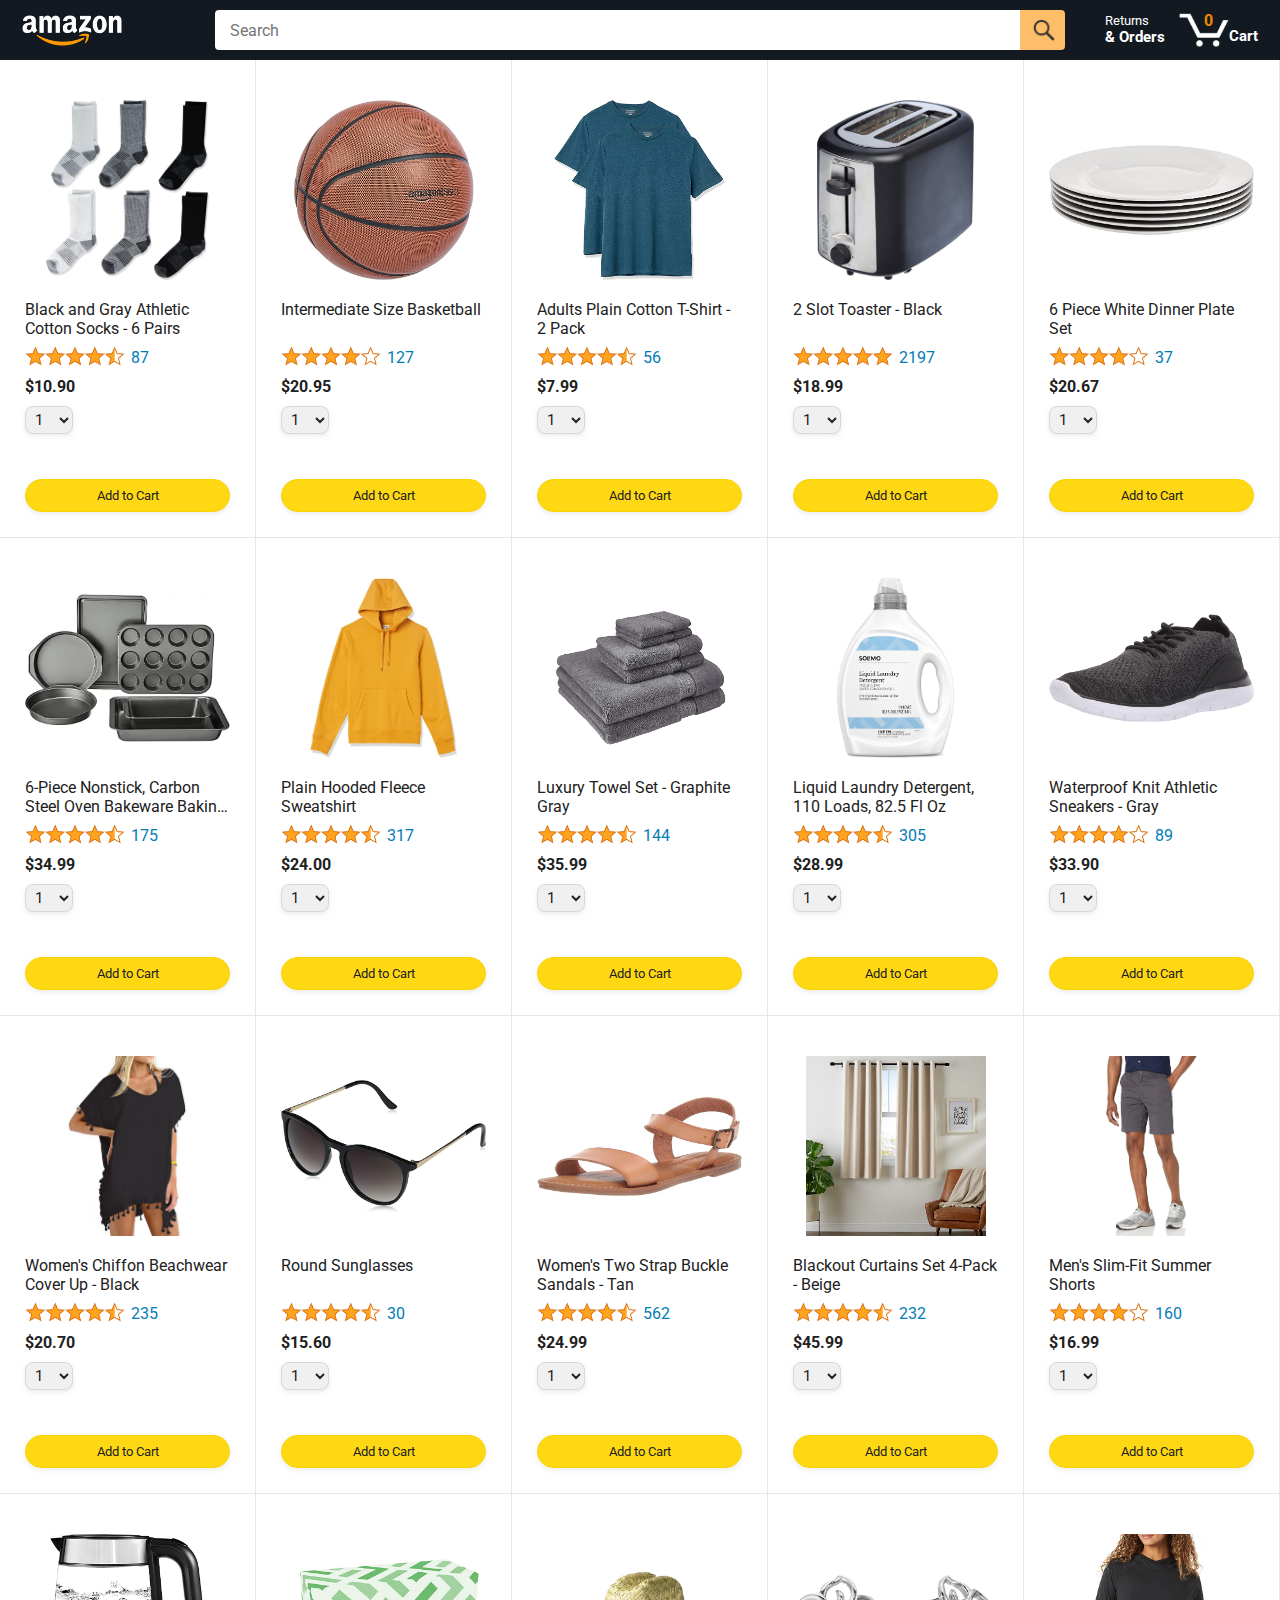
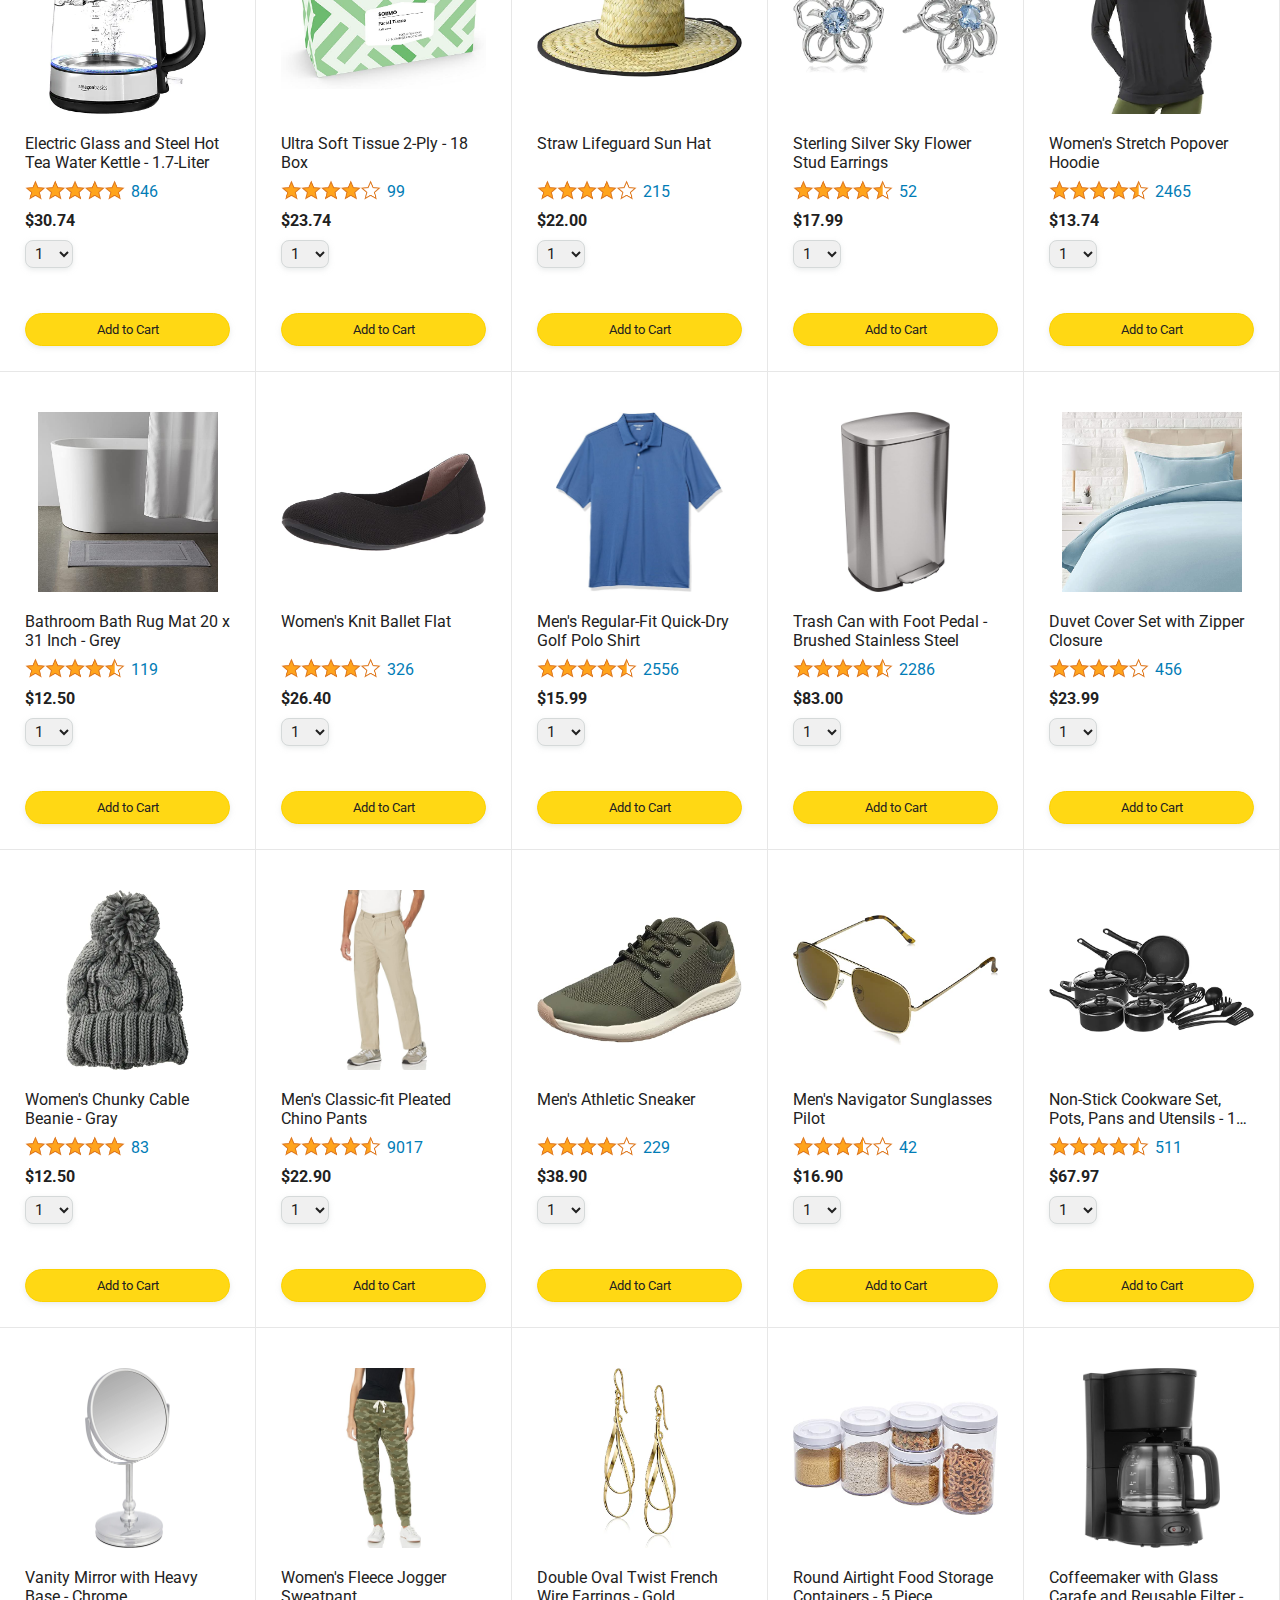
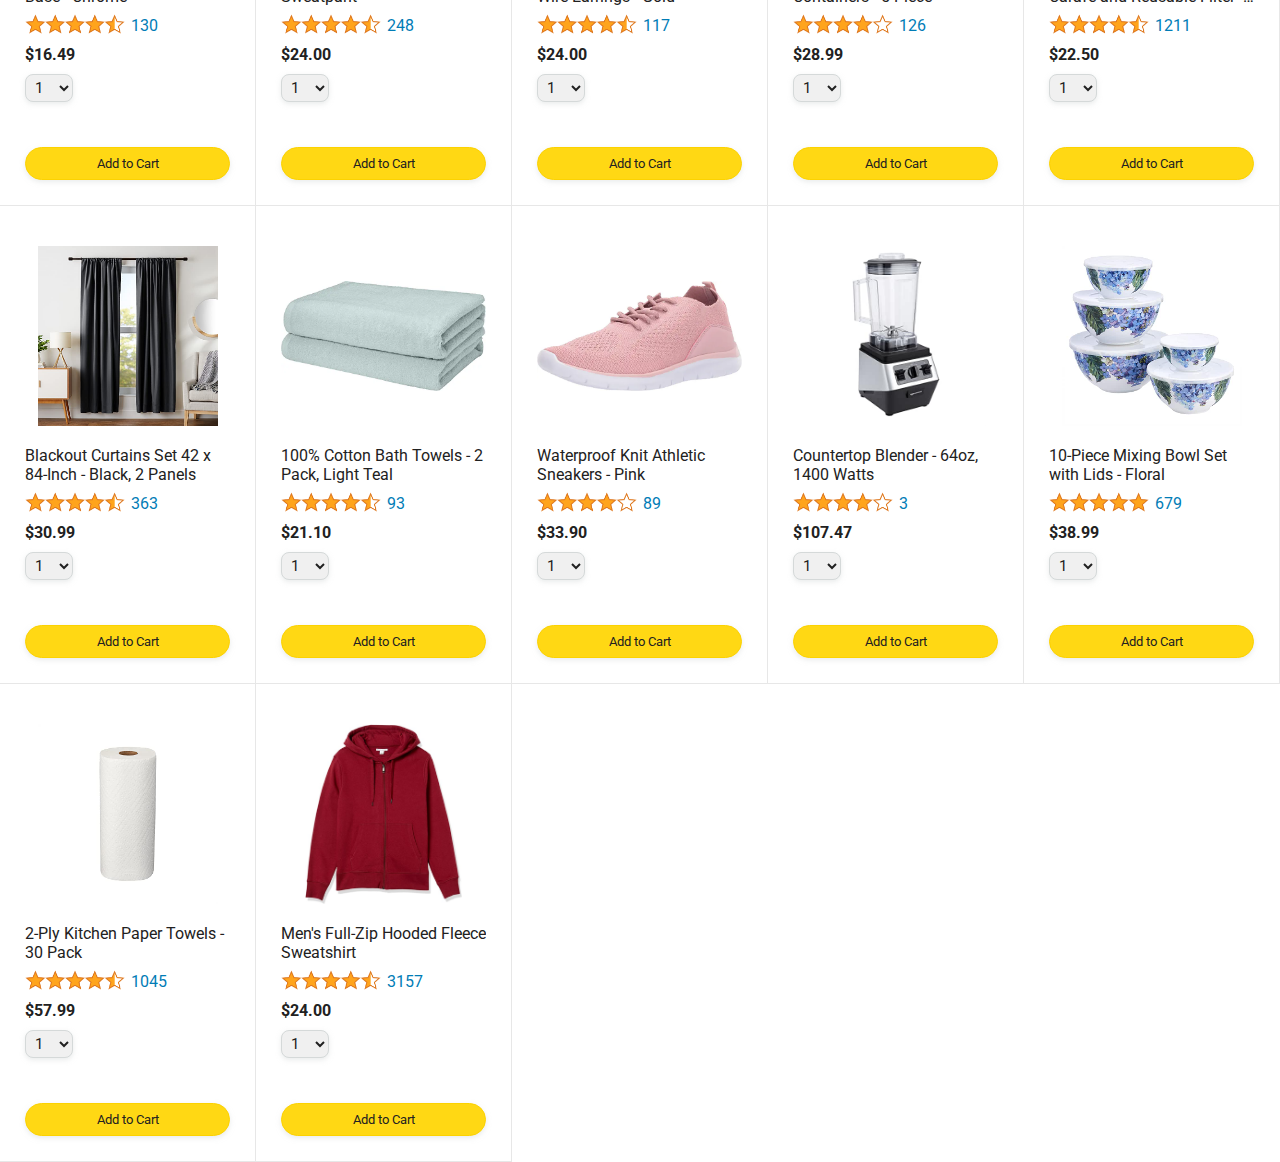
<file: index.html>
<!DOCTYPE html>
<html>
  <head>
    <title>Amazon Project</title>

    <!-- This code is needed for responsive design to work.
      (Responsive design = make the website look good on
      smaller screen sizes like a phone or a tablet). -->
    <meta name="viewport" content="width=device-width, initial-scale=1">

    <!-- Load a font called Roboto from Google Fonts. -->
    <link rel="preconnect" href="https://fonts.googleapis.com">
    <link rel="preconnect" href="https://fonts.gstatic.com" crossorigin>
    <link href="https://fonts.googleapis.com/css2?family=Roboto:wght@400;500;700&display=swap" rel="stylesheet">

    <!-- Here are the CSS files for this page. -->
    <link rel="stylesheet" href="styles/shared/general.css">
    <link rel="stylesheet" href="styles/shared/amazon-header.css">
    <link rel="stylesheet" href="styles/pages/amazon.css">
  </head>
  <body>
    <div class="amazon-header">
      <div class="amazon-header-left-section">
        <a href="amazon.html" class="header-link">
          <img class="amazon-logo"
            src="images/amazon-logo-white.png">
          <img class="amazon-mobile-logo"
            src="images/amazon-mobile-logo-white.png">
        </a>
      </div>

      <div class="amazon-header-middle-section">
        <input class="search-bar" type="text" placeholder="Search">

        <button class="search-button">
          <img class="search-icon" src="images/icons/search-icon.png">
        </button>
      </div>

      <div class="amazon-header-right-section">
        <a class="orders-link header-link" href="orders.html">
          <span class="returns-text">Returns</span>
          <span class="orders-text">& Orders</span>
        </a>

        <a class="cart-link header-link" href="checkout.html">
          <img class="cart-icon" src="images/icons/cart-icon.png">
          <div class="cart-quantity">0</div>
          <div class="cart-text">Cart</div>
        </a>
      </div>
    </div>
    
    <div class="main">
      <div class="js-products-grid">        
      </div>
    </div>
    
    <script type="module" src="scripts/amazon.js"></script>
  </body>
</html>
</file>
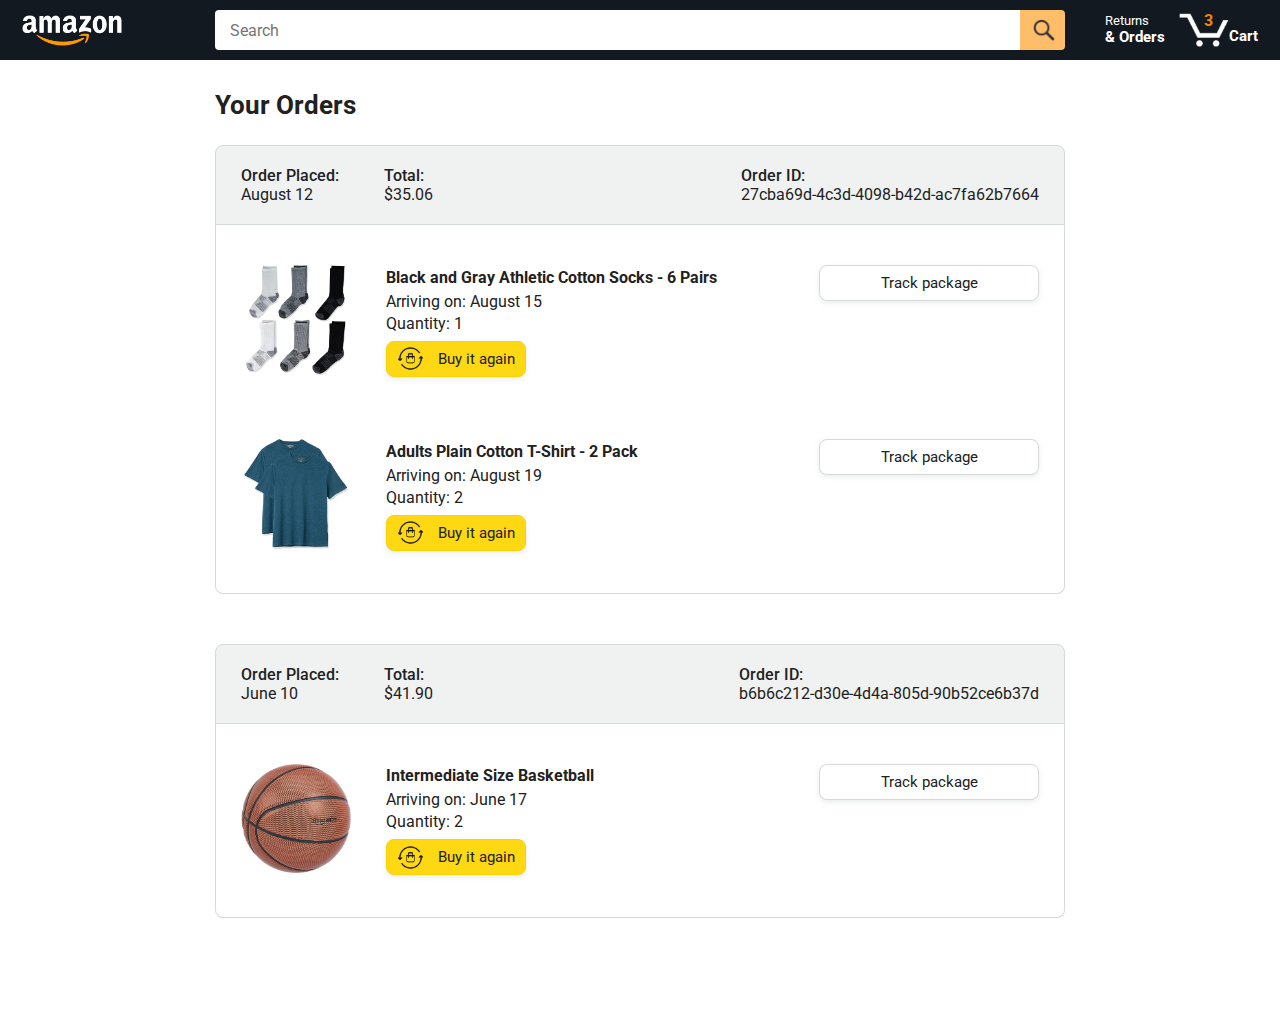
<file: orders.html>
<!DOCTYPE html>
<html>
  <head>
    <title>Orders</title>

    <!-- This code is needed for responsive design to work.
      (Responsive design = make the website look good on
      smaller screen sizes like a phone or a tablet). -->
    <meta name="viewport" content="width=device-width, initial-scale=1">

    <!-- Load a font called Roboto from Google Fonts. -->
    <link rel="preconnect" href="https://fonts.googleapis.com">
    <link rel="preconnect" href="https://fonts.gstatic.com" crossorigin>
    <link href="https://fonts.googleapis.com/css2?family=Roboto:wght@400;500;700&display=swap" rel="stylesheet">

    <!-- Here are the CSS files for this page. -->
    <link rel="stylesheet" href="styles/shared/general.css">
    <link rel="stylesheet" href="styles/shared/amazon-header.css">
    <link rel="stylesheet" href="styles/pages/orders.css">
  </head>
  <body>
    <div class="amazon-header">
      <div class="amazon-header-left-section">
        <a href="amazon.html" class="header-link">
          <img class="amazon-logo"
            src="images/amazon-logo-white.png">
          <img class="amazon-mobile-logo"
            src="images/amazon-mobile-logo-white.png">
        </a>
      </div>

      <div class="amazon-header-middle-section">
        <input class="search-bar" type="text" placeholder="Search">

        <button class="search-button">
          <img class="search-icon" src="images/icons/search-icon.png">
        </button>
      </div>

      <div class="amazon-header-right-section">
        <a class="orders-link header-link" href="orders.html">
          <span class="returns-text">Returns</span>
          <span class="orders-text">& Orders</span>
        </a>

        <a class="cart-link header-link" href="checkout.html">
          <img class="cart-icon" src="images/icons/cart-icon.png">
          <div class="cart-quantity">3</div>
          <div class="cart-text">Cart</div>
        </a>
      </div>
    </div>

    <div class="main">
      <div class="page-title">Your Orders</div>

      <div class="orders-grid">
        <div class="order-container">
          
          <div class="order-header">
            <div class="order-header-left-section">
              <div class="order-date">
                <div class="order-header-label">Order Placed:</div>
                <div>August 12</div>
              </div>
              <div class="order-total">
                <div class="order-header-label">Total:</div>
                <div>$35.06</div>
              </div>
            </div>

            <div class="order-header-right-section">
              <div class="order-header-label">Order ID:</div>
              <div>27cba69d-4c3d-4098-b42d-ac7fa62b7664</div>
            </div>
          </div>

          <div class="order-details-grid">
            <div class="product-image-container">
              <img src="images/products/athletic-cotton-socks-6-pairs.jpg">
            </div>

            <div class="product-details">
              <div class="product-name">
                Black and Gray Athletic Cotton Socks - 6 Pairs
              </div>
              <div class="product-delivery-date">
                Arriving on: August 15
              </div>
              <div class="product-quantity">
                Quantity: 1
              </div>
              <button class="buy-again-button button-primary">
                <img class="buy-again-icon" src="images/icons/buy-again.png">
                <span class="buy-again-message">Buy it again</span>
              </button>
            </div>

            <div class="product-actions">
              <a href="tracking.html">
                <button class="track-package-button button-secondary">
                  Track package
                </button>
              </a>
            </div>

            <div class="product-image-container">
              <img src="images/products/adults-plain-cotton-tshirt-2-pack-teal.jpg">
            </div>

            <div class="product-details">
              <div class="product-name">
                Adults Plain Cotton T-Shirt - 2 Pack
              </div>
              <div class="product-delivery-date">
                Arriving on: August 19
              </div>
              <div class="product-quantity">
                Quantity: 2
              </div>
              <button class="buy-again-button button-primary">
                <img class="buy-again-icon" src="images/icons/buy-again.png">
                <span class="buy-again-message">Buy it again</span>
              </button>
            </div>

            <div class="product-actions">
              <a href="tracking.html">
                <button class="track-package-button button-secondary">
                  Track package
                </button>
              </a>
            </div>
          </div>
        </div>

        <div class="order-container">

          <div class="order-header">
            <div class="order-header-left-section">
              <div class="order-date">
                <div class="order-header-label">Order Placed:</div>
                <div>June 10</div>
              </div>
              <div class="order-total">
                <div class="order-header-label">Total:</div>
                <div>$41.90</div>
              </div>
            </div>

            <div class="order-header-right-section">
              <div class="order-header-label">Order ID:</div>
              <div>b6b6c212-d30e-4d4a-805d-90b52ce6b37d</div>
            </div>
          </div>

          <div class="order-details-grid">
            <div class="product-image-container">
              <img src="images/products/intermediate-composite-basketball.jpg">
            </div>

            <div class="product-details">
              <div class="product-name">
                Intermediate Size Basketball
              </div>
              <div class="product-delivery-date">
                Arriving on: June 17
              </div>
              <div class="product-quantity">
                Quantity: 2
              </div>
              <button class="buy-again-button button-primary">
                <img class="buy-again-icon" src="images/icons/buy-again.png">
                <span class="buy-again-message">Buy it again</span>
              </button>
            </div>

            <div class="product-actions">
              <a href="tracking.html">
                <button class="track-package-button button-secondary">
                  Track package
                </button>
              </a>
            </div>
          </div>
        </div>
      </div>
    </div>
  </body>
</html>
</file>
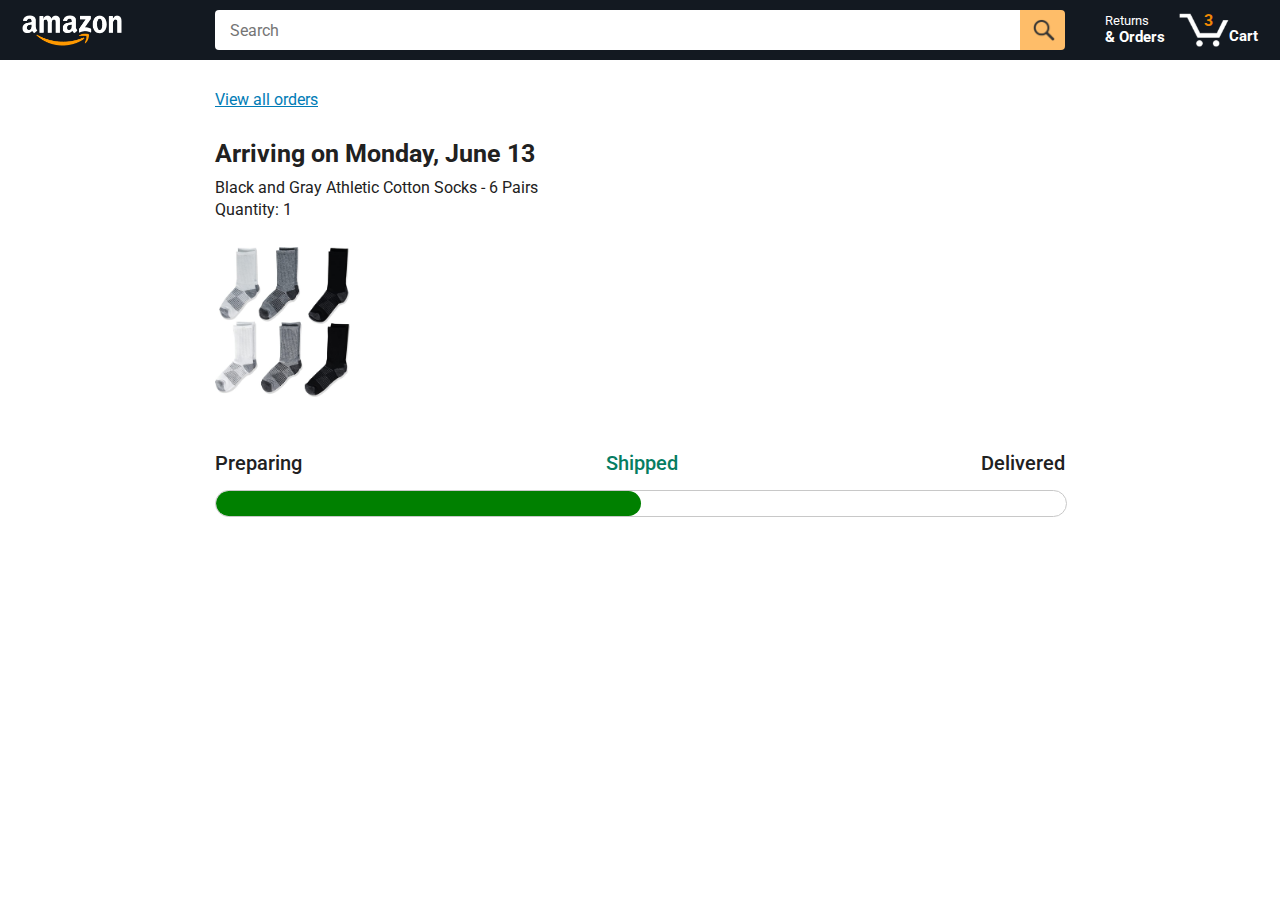
<file: tracking.html>
<!DOCTYPE html>
<html>
  <head>
    <title>Tracking</title>

    <!-- This code is needed for responsive design to work.
      (Responsive design = make the website look good on
      smaller screen sizes like a phone or a tablet). -->
    <meta name="viewport" content="width=device-width, initial-scale=1">

    <!-- Load a font called Roboto from Google Fonts. -->
    <link rel="preconnect" href="https://fonts.googleapis.com">
    <link rel="preconnect" href="https://fonts.gstatic.com" crossorigin>
    <link href="https://fonts.googleapis.com/css2?family=Roboto:wght@400;500;700&display=swap" rel="stylesheet">

    <!-- Here are the CSS files for this page. -->
    <link rel="stylesheet" href="styles/shared/general.css">
    <link rel="stylesheet" href="styles/shared/amazon-header.css">
    <link rel="stylesheet" href="styles/pages/tracking.css">
  </head>
  <body>
    <div class="amazon-header">
      <div class="amazon-header-left-section">
        <a href="amazon.html" class="header-link">
          <img class="amazon-logo"
            src="images/amazon-logo-white.png">
          <img class="amazon-mobile-logo"
            src="images/amazon-mobile-logo-white.png">
        </a>
      </div>

      <div class="amazon-header-middle-section">
        <input class="search-bar" type="text" placeholder="Search">

        <button class="search-button">
          <img class="search-icon" src="images/icons/search-icon.png">
        </button>
      </div>

      <div class="amazon-header-right-section">
        <a class="orders-link header-link" href="orders.html">
          <span class="returns-text">Returns</span>
          <span class="orders-text">& Orders</span>
        </a>

        <a class="cart-link header-link" href="checkout.html">
          <img class="cart-icon" src="images/icons/cart-icon.png">
          <div class="cart-quantity">3</div>
          <div class="cart-text">Cart</div>
        </a>
      </div>
    </div>

    <div class="main">
      <div class="order-tracking">
        <a class="back-to-orders-link link-primary" href="orders.html">
          View all orders
        </a>

        <div class="delivery-date">
          Arriving on Monday, June 13
        </div>

        <div class="product-info">
          Black and Gray Athletic Cotton Socks - 6 Pairs
        </div>

        <div class="product-info">
          Quantity: 1
        </div>

        <img class="product-image" src="images/products/athletic-cotton-socks-6-pairs.jpg">

        <div class="progress-labels-container">
          <div class="progress-label">
            Preparing
          </div>
          <div class="progress-label current-status">
            Shipped
          </div>
          <div class="progress-label">
            Delivered
          </div>
        </div>

        <div class="progress-bar-container">
          <div class="progress-bar"></div>
        </div>
      </div>
    </div>
  </body>
</html>
</file>
<file: styles/shared/general.css>
body {
  font-family: Roboto, Arial;
  color: rgb(33, 33, 33);
  /* The <body> element has a default margin of 8px
     on all sides. This removes the default margins. */
  margin: 0;
}

/* <p> elements have a default margin on the top
   and bottom. This removes the default margins. */
p {
  margin: 0;
}

button {
  cursor: pointer;
}

select {
  cursor: pointer;
}

input, select, button {
  font-family: Roboto, Arial;
}

.button-primary {
  color: rgb(33, 33, 33);
  background-color: rgb(255, 216, 20);
  border: 1px solid rgb(252, 210, 0);
  border-radius: 8px;
  cursor: pointer;
  box-shadow: 0 2px 5px rgba(213, 217, 217, 0.5);
}

.button-primary:hover {
  background-color: rgb(247, 202, 0);
  border: 1px solid rgb(242, 194, 0);
}

.button-primary:active {
  background: rgb(255, 216, 20);
  border-color: rgb(252, 210, 0);
  box-shadow: none;
}

.button-secondary {
  color: rgb(33, 33, 33);
  background: white;
  border: 1px solid rgb(213, 217, 217);
  border-radius: 8px;
  cursor: pointer;
  box-shadow: 0 2px 5px rgba(213, 217, 217, 0.5);
}

.button-secondary:hover {
  background-color: rgb(247, 250, 250);
}

.button-secondary:active {
  background-color: rgb(237, 253, 255);
  box-shadow: none;
}

/* These styles will limit text to 2 lines. Anything
   beyond 2 lines will be replaced with "..."
   You can find this code by using an A.I. tool or by
   searching in Google.
   https://css-tricks.com/almanac/properties/l/line-clamp/ */
.limit-text-to-2-lines {
  display: -webkit-box;
  -webkit-line-clamp: 2;
  -webkit-box-orient: vertical;
  overflow: hidden;
}

.link-primary {
  color: rgb(1, 124, 182);
  cursor: pointer;
}

.link-primary:hover {
  color: rgb(196, 80, 0);
}

/* Styles for dropdown selectors. */
select {
  color: rgb(33, 33, 33);
  background-color: rgb(240, 240, 240);
  border: 1px solid rgb(213, 217, 217);
  border-radius: 8px;
  padding: 3px 5px;
  font-size: 15px;
  cursor: pointer;
  box-shadow: 0 2px 5px rgba(213, 217, 217, 0.5);
}

select:focus,
input:focus {
  outline: 2px solid rgb(255, 153, 0);
}
</file>
<file: styles/shared/amazon-header.css>
.amazon-header {
  background-color: rgb(19, 25, 33);
  color: white;
  padding-left: 15px;
  padding-right: 15px;

  display: flex;
  align-items: center;
  justify-content: space-between;

  position: fixed;
  top: 0;
  left: 0;
  right: 0;
  height: 60px;
}

.amazon-header-left-section {
  width: 180px;
}

@media (max-width: 800px) {
  .amazon-header-left-section {
    width: unset;
  }
}

.header-link {
  display: inline-block;
  padding: 6px;
  border-radius: 2px;
  cursor: pointer;
  text-decoration: none;
  border: 1px solid rgba(0, 0, 0, 0);
}

.header-link:hover {
  border: 1px solid white;
}

.amazon-logo {
  width: 100px;
  margin-top: 5px;
}

.amazon-mobile-logo {
  display: none;
}

@media (max-width: 575px) {
  .amazon-logo {
    display: none;
  }

  .amazon-mobile-logo {
    display: block;
    height: 35px;
    margin-top: 5px;
  }
}

.amazon-header-middle-section {
  flex: 1;
  max-width: 850px;
  margin-left: 10px;
  margin-right: 10px;
  display: flex;
}

.search-bar {
  flex: 1;
  width: 0;
  font-size: 16px;
  height: 38px;
  padding-left: 15px;
  border: none;
  border-top-left-radius: 4px;
  border-bottom-left-radius: 4px;
  border-top-right-radius: 0;
  border-bottom-right-radius: 0;
}

.search-button {
  background-color: rgb(254, 189, 105);
  border: none;
  width: 45px;
  height: 40px;
  border-top-right-radius: 4px;
  border-bottom-right-radius: 4px;
  flex-shrink: 0;
}

.search-icon {
  height: 22px;
  margin-left: 2px;
  margin-top: 3px;
}

.amazon-header-right-section {
  width: 180px;
  flex-shrink: 0;
  display: flex;
  justify-content: end;
}

.orders-link {
  color: white;
}

.returns-text {
  display: block;
  font-size: 13px;
}

.orders-text {
  display: block;
  font-size: 15px;
  font-weight: 700;
}

.cart-link {
  color: white;
  display: flex;
  align-items: center;
  position: relative;
}

.cart-icon {
  width: 50px;
}

.cart-text {
  margin-top: 12px;
  font-size: 15px;
  font-weight: 700;
}

.cart-quantity {
  color: rgb(240, 136, 4);
  font-size: 16px;
  font-weight: 700;

  position: absolute;
  top: 4px;
  left: 22px;
  
  width: 26px;
  text-align: center;
}
</file>
<file: styles/pages/amazon.css>
.main {
  margin-top: 60px;
}

.js-products-grid {
  display: grid;

  /* - In CSS Grid, 1fr means a column will take up the
       remaining space in the grid.
     - If we write 1fr 1fr ... 1fr; 8 times, this will
       divide the grid into 8 columns, each taking up an
       equal amount of the space.
     - repeat(8, 1fr); is a shortcut for repeating "1fr"
       8 times (instead of typing out "1fr" 8 times).
       repeat(...) is a special property that works with
       display: grid; */
  grid-template-columns: repeat(8, 1fr);
}

/* @media is used to create responsive design (making the
   website look good on any screen size). This @media
   means when the screen width is 2000px or less, we
   will divide the grid into 7 columns instead of 8. */
@media (max-width: 2000px) {
  .js-products-grid {
    grid-template-columns: repeat(7, 1fr);
  }
}

/* This @media means when the screen width is 1600px or
   less, we will divide the grid into 6 columns. */
@media (max-width: 1600px) {
  .js-products-grid {
    grid-template-columns: repeat(6, 1fr);
  }
}

@media (max-width: 1300px) {
  .js-products-grid {
    grid-template-columns: repeat(5, 1fr);
  }
}

@media (max-width: 1000px) {
  .js-products-grid {
    grid-template-columns: repeat(4, 1fr);
  }
}

@media (max-width: 800px) {
  .js-products-grid {
    grid-template-columns: repeat(3, 1fr);
  }
}

@media (max-width: 575px) {
  .js-products-grid {
    grid-template-columns: repeat(2, 1fr);
  }
}

@media (max-width: 450px) {
  .js-products-grid {
    grid-template-columns: 1fr;
  }
}

.product-container {
  padding-top: 40px;
  padding-bottom: 25px;
  padding-left: 25px;
  padding-right: 25px;

  border-right: 1px solid rgb(231, 231, 231);
  border-bottom: 1px solid rgb(231, 231, 231);

  display: flex;
  flex-direction: column;
}

.product-image-container {
  display: flex;
  justify-content: center;
  align-items: center;

  height: 180px;
  margin-bottom: 20px;
}

.product-image {
  /* Images will overflow their container by default. To
    prevent this, we set max-width and max-height to 100%
    so they stay inside their container. */
  max-width: 100%;
  max-height: 100%;
}

.product-name {
  height: 40px;
  margin-bottom: 5px;
}

.product-rating-container {
  display: flex;
  align-items: center;
  margin-bottom: 10px;
}

.product-rating-stars {
  width: 100px;
  margin-right: 6px;
}

.product-rating-count {
  color: rgb(1, 124, 182);
  cursor: pointer;
  margin-top: 3px;
}

.product-price {
  font-weight: 700;
  margin-bottom: 10px;
}

.product-quantity-container {
  margin-bottom: 17px;
}

.product-spacer {
  flex: 1;
}

.added-to-cart {
  color: rgb(6, 125, 98);
  font-size: 16px;

  display: flex;
  align-items: center;
  margin-bottom: 8px;

  /* At first, the "Added to cart" message will
     be invisible. Use JavaScript to change the
     opacity and make it visible. */
  opacity: 0;
}

.added-to-cart img {
  height: 20px;
  margin-right: 5px;
}

.add-to-cart-button {
  width: 100%;
  padding: 8px;
  border-radius: 50px;
}
</file>
<file: styles/pages/orders.css>
.main {
  max-width: 850px;
  margin-top: 90px;
  margin-bottom: 100px;
  padding-left: 20px;
  padding-right: 20px;

  /* margin-left: auto;
     margin-right auto;
     Is a trick for centering an element horizontally
     without needing a container. */
  margin-left: auto;
  margin-right: auto;
}

.page-title {
  font-weight: 700;
  font-size: 26px;
  margin-bottom: 25px;
}

.orders-grid {
  display: grid;
  grid-template-columns: 1fr;
  row-gap: 50px;
}

.order-header {
  background-color: rgb(240, 242, 242);
  border: 1px solid rgb(213, 217, 217);

  display: flex;
  align-items: center;
  justify-content: space-between;

  padding: 20px 25px;
  border-top-left-radius: 8px;
  border-top-right-radius: 8px;
}

.order-header-left-section {
  display: flex;
  flex-shrink: 0;
}

.order-header-label {
  font-weight: 500;
}

.order-date,
.order-total {
  margin-right: 45px;
}

.order-header-right-section {
  flex-shrink: 1;
}

@media (max-width: 575px) {
  .order-header {
    flex-direction: column;
    align-items: start;
    line-height: 23px;
    padding: 15px;
  }

  .order-header-left-section {
    flex-direction: column;
  }

  .order-header-label {
    margin-right: 5px;
  }

  .order-date,
  .order-total {
    display: grid;
    grid-template-columns: auto 1fr;
    margin-right: 0;
  }

  .order-header-right-section {
    display: grid;
    grid-template-columns: auto 1fr;
  }
}

.order-details-grid {
  padding: 40px 25px;
  border: 1px solid rgb(213, 217, 217);
  border-top: none;
  border-bottom-left-radius: 8px;
  border-bottom-right-radius: 8px;

  display: grid;
  grid-template-columns: 110px 1fr 220px;
  column-gap: 35px;
  row-gap: 60px;
  align-items: center;
}

@media (max-width: 800px) {
  .order-details-grid {
    grid-template-columns: 110px 1fr;
    row-gap: 0;
    padding-bottom: 8px;
  }
}

@media (max-width: 450px) {
  .order-details-grid {
    grid-template-columns: 1fr;
  }
}

.product-image-container {
  text-align: center;
}

.product-image-container img {
  max-width: 110px;
  max-height: 110px;
}

.product-name {
  font-weight: 700;
  margin-bottom: 5px;
}

.product-delivery-date {
  margin-bottom: 3px;
}

.product-quantity {
  margin-bottom: 8px;
}

.buy-again-button {
  font-size: 15px;
  width: 140px;
  height: 36px;
  border-radius: 8px;

  display: flex;
  align-items: center;
  justify-content: center;
}

.buy-again-icon {
  width: 25px;
  margin-right: 15px;
}

.product-actions {
  align-self: start;
}

.track-package-button {
  width: 100%;
  font-size: 15px;
  padding: 8px;
}

@media (max-width: 800px) {
  .buy-again-button {
    margin-bottom: 10px;
  }

  .product-actions {
    /* grid-column: 2 means this element will be placed
       in column 2 in the grid. (Normally, the column that
       an element is placed in is determined by the order
       of the elements in the HTML. grid-column overrides
       this default ordering). */
    grid-column: 2;
    margin-bottom: 30px;
  }

  .track-package-button {
    width: 140px;
  }
}

@media (max-width: 450px) {
  .product-image-container {
    text-align: center;
    margin-bottom: 25px;
  }

  .product-image-container img {
    max-width: 150px;
    max-height: 150px;
  }

  .product-name {
    margin-bottom: 10px;
  }

  .product-quantity {
    margin-bottom: 15px;
  }

  .buy-again-button {
    width: 100%;
    margin-bottom: 15px;
  }

  .product-actions {
    /* grid-column: auto; undos grid-column: 2; from above.
       This element will now be placed in its normal column
       in the grid. */
    grid-column: auto;
    margin-bottom: 70px;
  }

  .track-package-button {
    width: 100%;
    padding: 12px;
  }
}
</file>
<file: styles/pages/tracking.css>
.main {
  max-width: 850px;
  margin-top: 90px;
  margin-bottom: 100px;
  padding-left: 30px;
  padding-right: 30px;

  /* margin-left: auto;
     margin-right auto;
     Is a trick for centering an element horizontally
     without needing a container. */
  margin-left: auto;
  margin-right: auto;
}

.back-to-orders-link {
  display: inline-block;
  margin-bottom: 30px;
}

.delivery-date {
  font-size: 25px;
  font-weight: 700;
  margin-bottom: 10px;
}

.product-info {
  margin-bottom: 3px;
}

.product-image {
  max-width: 150px;
  max-height: 150px;
  margin-top: 25px;
  margin-bottom: 50px;
}

.progress-labels-container {
  display: flex;
  justify-content: space-between;
  font-size: 20px;
  font-weight: 500;
  margin-bottom: 15px;
}

.current-status {
  color: rgb(6, 125, 98);
}

@media (max-width: 575px) {
  .progress-labels-container {
    font-size: 16px;
  }
}

@media (max-width: 450px) {
  .progress-labels-container {
    flex-direction: column;
    margin-bottom: 5px;
  }

  .progress-label {
    margin-bottom: 3px;
  }
}

.progress-bar-container {
  height: 25px;
  width: 100%;

  border: 1px solid rgb(200, 200, 200);
  border-radius: 50px;
  overflow: hidden;
}

.progress-bar {
  height: 100%;
  background-color: green;
  border-radius: 50px;
  width: 50%;
}
</file>
